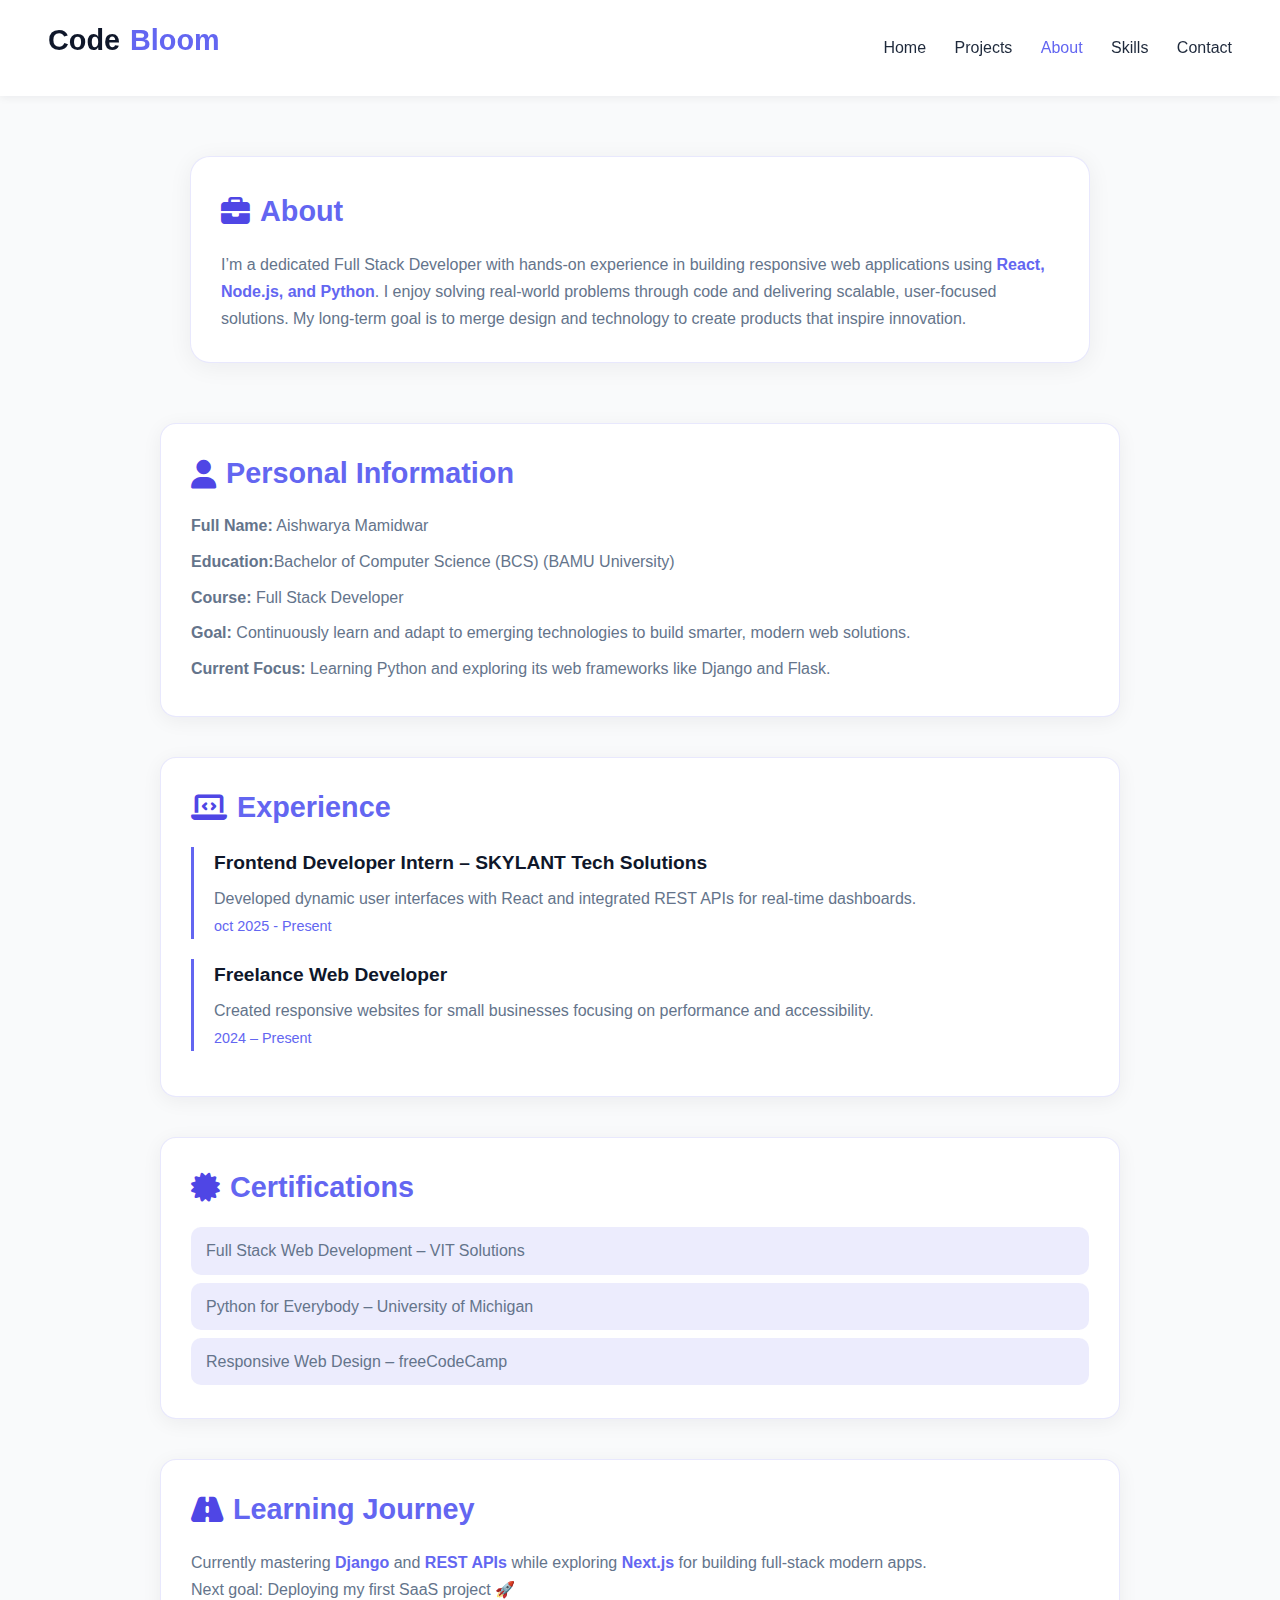
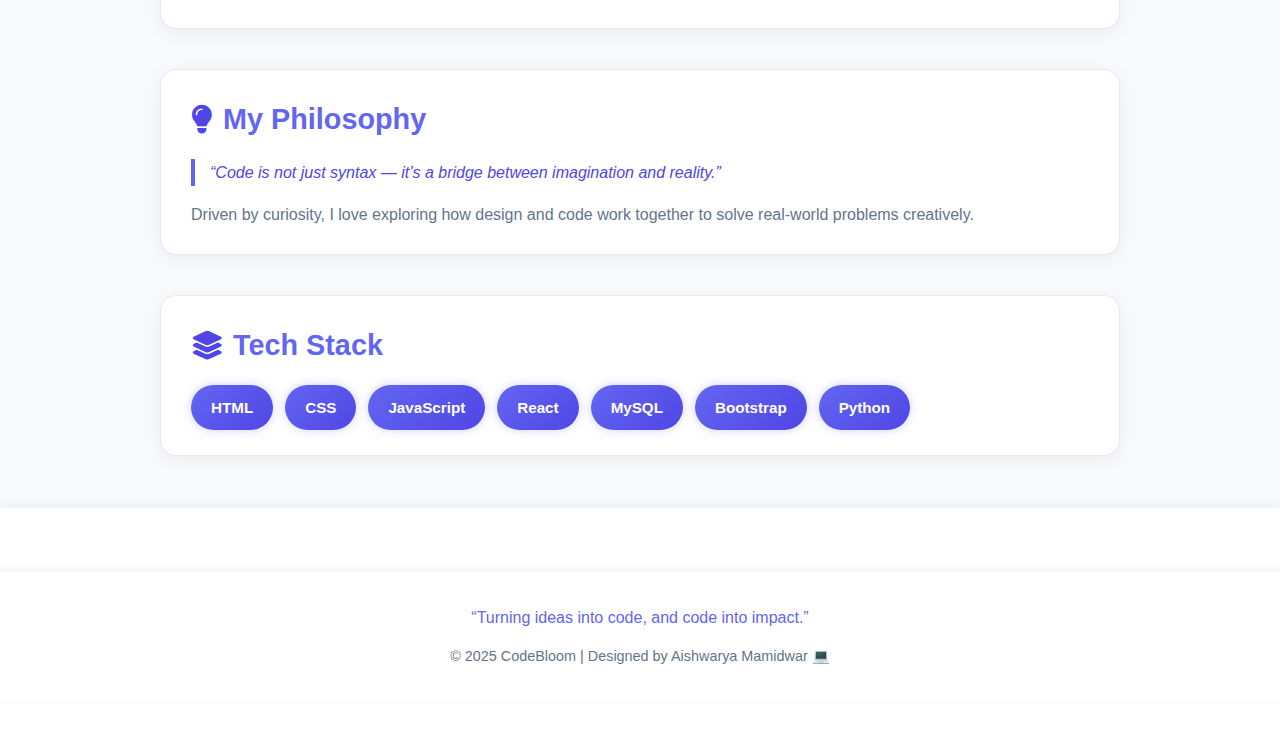
<file: about.html>
<!DOCTYPE html>
<html lang="en">
<head>
  <meta charset="UTF-8" />
  <meta name="viewport" content="width=device-width, initial-scale=1.0" />
  <title>About | CodeBloom</title>
  <link rel="stylesheet" href="style.css" />
  <link rel="stylesheet" href="about.css" />
  <link rel="stylesheet" href="https://cdnjs.cloudflare.com/ajax/libs/font-awesome/6.5.0/css/all.min.css">
</head>

<body>

  <!-- ===== HEADER ===== -->
  <header>
    <h2 class="logo">Code<span>Bloom</span></h2>
    <nav>
      <a href="index.html">Home</a>
      <a href="projects.html">Projects</a>
      <a href="about.html" class="active">About</a>
      <a href="skills.html">Skills</a>
      <a href="contact.html">Contact</a>
    </nav>
  </header>

  <!-- ===== INTRO ===== -->
 <section class="career-summary">
  <h2><i class="fa-solid fa-briefcase"></i> About</h2>
  <p>
    I’m a dedicated Full Stack Developer with hands-on experience in building responsive web applications 
    using <b>React, Node.js, and Python</b>. I enjoy solving real-world problems through code and delivering 
    scalable, user-focused solutions. My long-term goal is to merge design and technology to create 
    products that inspire innovation.
  </p>
</section>


  <!-- ===== ABOUT CONTAINERS ===== -->
  <section class="about-container">
    
    <!-- Personal Info -->
    <div class="info-box">
      <h2><i class="fa-solid fa-user"></i> Personal Information</h2>
      <ul>
        <li><b>Full Name:</b> Aishwarya Mamidwar</li>
        <li><b>Education:</b>Bachelor of Computer Science (BCS) (BAMU University)</li>
        <li><b>Course:</b> Full Stack Developer</li>
        <li><b>Goal:</b> Continuously learn and adapt to emerging technologies to build smarter, modern web solutions.</li>
        <li><b>Current Focus:</b> Learning Python and exploring its web frameworks like Django and Flask.</li>
      </ul>
    </div>

    <section class="experience">
  <h2><i class="fa-solid fa-laptop-code"></i> Experience</h2>
  <div class="exp-item">
    <h3>Frontend Developer Intern – SKYLANT Tech Solutions</h3>
    <p>Developed dynamic user interfaces with React and integrated REST APIs for real-time dashboards.</p>
    <span class="exp-date">oct 2025 - <span class="ongoing">Present</span></span>
  </div>

  <div class="exp-item">
    <h3>Freelance Web Developer</h3>
    <p>Created responsive websites for small businesses focusing on performance and accessibility.</p>
    <span class="exp-date">2024 – Present</span>
  </div>
</section>


<section class="certifications">
  <h2><i class="fa-solid fa-certificate"></i> Certifications</h2>
  <ul>
    <li>Full Stack Web Development – VIT Solutions</li>
    <li>Python for Everybody – University of Michigan</li>
    <li>Responsive Web Design – freeCodeCamp</li>
  </ul>
</section>

<section class="learning-path">
  <h2><i class="fa-solid fa-road"></i> Learning Journey</h2>
  <p>Currently mastering <b>Django</b> and <b>REST APIs</b> while exploring <b>Next.js</b> for building full-stack modern apps.</p>
  <p>Next goal: Deploying my first SaaS project 🚀</p>
</section>

<section class="personal-touch">
  <h2><i class="fa-solid fa-lightbulb"></i> My Philosophy</h2>
  <blockquote>
    “Code is not just syntax — it’s a bridge between imagination and reality.”
  </blockquote>
  <p>Driven by curiosity, I love exploring how design and code work together to solve real-world problems creatively.</p>
</section>

    <!-- Languages -->
    <!-- <div class="info-box">
      <h2><i class="fa-solid fa-language"></i> Languages</h2>
      <p>Marathi, Hindi, English</p>
    </div> -->

    <!-- Hobbies -->
    <!-- <div class="info-box">
      <h2><i class="fa-solid fa-heart"></i> Hobbies & Interests</h2>
      <div class="hobby-grid">
        <div class="hobby-item"><i class="fa-solid fa-code"></i><span>Coding</span></div>
        <div class="hobby-item"><i class="fa-solid fa-book-open-reader"></i><span>Reading</span></div>
        <div class="hobby-item"><i class="fa-solid fa-lightbulb"></i><span>Learning</span></div>
        <div class="hobby-item"><i class="fa-solid fa-camera-retro"></i><span>Capturing</span></div>
      </div>
    </div> -->

    <!-- Tech Stack -->
    <div class="info-box">
      <h2><i class="fa-solid fa-layer-group"></i> Tech Stack</h2>
      <div class="skills-cloud">
        <span class="bubble">HTML</span>
        <span class="bubble">CSS</span>
        <span class="bubble">JavaScript</span>
        <span class="bubble">React</span>
        <span class="bubble">MySQL</span>
        <span class="bubble">Bootstrap</span>
        <span class="bubble">Python</span>
      </div>
    </div>

  </section>

  <!-- ===== FOOTER ===== -->
 <footer>
 <footer>
  <p class="footer-quote">“Turning ideas into code, and code into impact.”</p>
  <p class="footer-copy">© 2025 CodeBloom | Designed by Aishwarya Mamidwar 💻</p>
</footer>


</body>
</html>
</file>
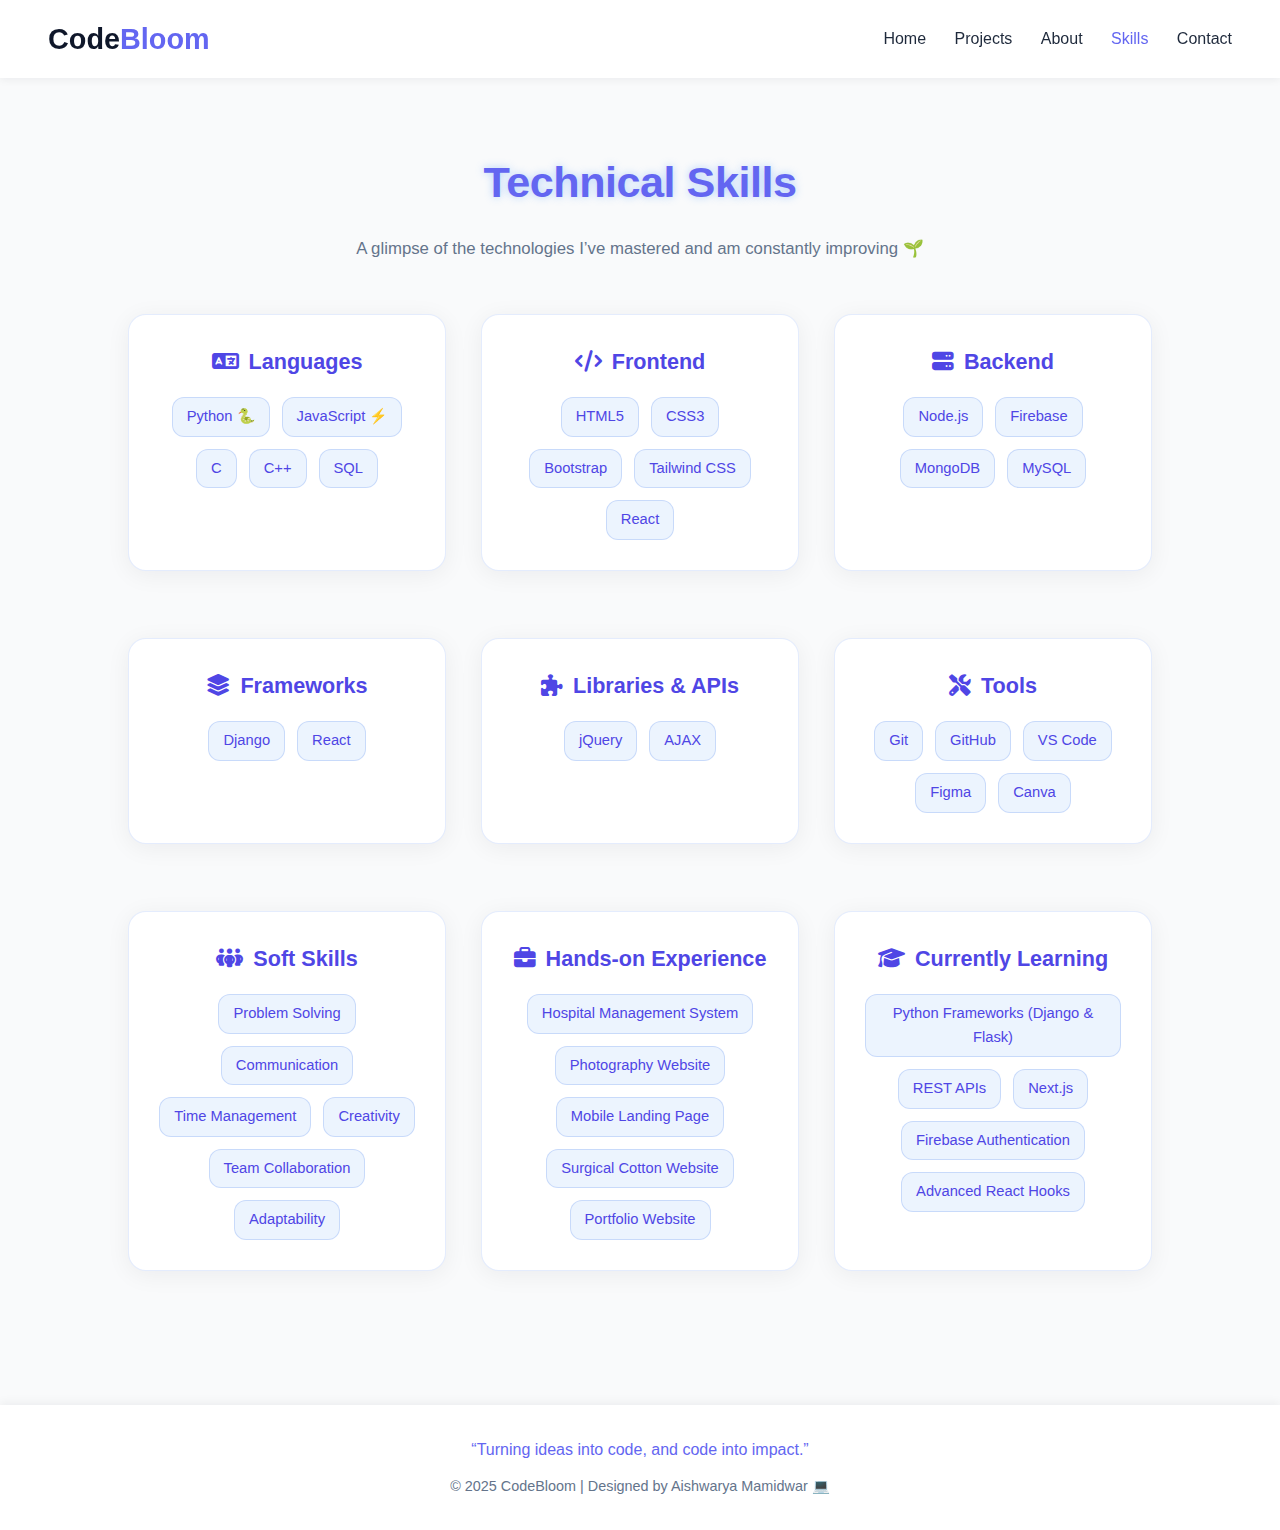
<file: skills.html>
<!DOCTYPE html>
<html lang="en">
<head>
  <meta charset="UTF-8" />
  <meta name="viewport" content="width=device-width, initial-scale=1.0" />
  <title>Skills | CodeBloom</title>
  <link rel="stylesheet" href="style.css" />
    <link rel="stylesheet" href="skills.css" />
  <link
    rel="stylesheet"
    href="https://cdnjs.cloudflare.com/ajax/libs/font-awesome/6.5.0/css/all.min.css"
  />
</head>

<body>
  <header>
    <h2 class="logo">Code<span>Bloom</span></h2>
    <nav>
      <a href="index.html">Home</a>
      <a href="projects.html">Projects</a>
      <a href="about.html">About</a>
      <a href="skills.html" class="active">Skills</a>
      <a href="contact.html">Contact</a>
    </nav>
  </header>

  <section class="skills-section">
    <h1>Technical <span>Skills</span></h1>
    <p class="skills-intro">
      A glimpse of the technologies I’ve mastered and am constantly improving 🌱
    </p>

    <div class="skills-container">
      <!-- Languages -->
      <div class="skills-box">
        <h2><i class="fa-solid fa-language"></i> Languages</h2>
        <div class="skills-grid">
          <span>Python 🐍</span>
          <span>JavaScript ⚡</span>
          <span>C</span>
          <span>C++</span>
          <span>SQL</span>
        </div>
      </div>

      <!-- Frontend -->
      <div class="skills-box">
        <h2><i class="fa-solid fa-code"></i> Frontend</h2>
        <div class="skills-grid">
          <span>HTML5</span>
          <span>CSS3</span>
          <span>Bootstrap</span>
          <span>Tailwind CSS</span>
          <span>React</span>
        </div>
      </div>

      <!-- Backend -->
      <div class="skills-box">
        <h2><i class="fa-solid fa-server"></i> Backend</h2>
        <div class="skills-grid">
          <span>Node.js</span>
          <!-- <span>Express.js</span> -->
          <span>Firebase</span>
          <span>MongoDB</span>
          <span>MySQL</span>
        </div>
      </div>

      <!-- Frameworks -->
      <div class="skills-box">
        <h2><i class="fa-solid fa-layer-group"></i> Frameworks</h2>
        <div class="skills-grid">
          <!-- <span>AngularJS</span> -->
          <span>Django</span>
          <span>React</span>
        </div>
      </div>

      <!-- Libraries -->
      <div class="skills-box">
  <h2><i class="fa-solid fa-puzzle-piece"></i> Libraries & APIs</h2>
  <div class="skills-grid">
    <span>jQuery</span>
    <span>AJAX</span>
    <!-- <span>Redux</span>
    <span>Axios</span>
    <span>Framer Motion</span>
    <span>Chart.js</span> -->
  </div>
</div>


      <!-- Tools -->
      <div class="skills-box">
        <h2><i class="fa-solid fa-screwdriver-wrench"></i> Tools</h2>
        <div class="skills-grid">
          <span>Git</span>
          <span>GitHub</span>
          <span>VS Code</span>
          <!-- <span>Postman</span> -->
          <span>Figma</span>
          <span>Canva</span>
        </div>
      </div>

      <!-- Soft Skills -->
      <div class="skills-box">
        <h2><i class="fa-solid fa-people-group"></i> Soft Skills</h2>
        <div class="skills-grid">
          <span>Problem Solving</span>
          <span>Communication</span>
          <span>Time Management</span>
          <span>Creativity</span>
          <span>Team Collaboration</span>
          <span>Adaptability</span>
        </div>
      </div>

      <!-- Hands-on Experience -->
      <div class="skills-box">
        <h2><i class="fa-solid fa-briefcase"></i> Hands-on Experience</h2>
        <div class="skills-grid">
          <span>Hospital Management System</span>
          <span>Photography Website</span>
          <span>Mobile Landing Page</span>
          <span>Surgical Cotton Website</span>
          <span>Portfolio Website</span>
        </div>
      </div>

      <!-- Currently Learning -->
      <div class="skills-box">
        <h2><i class="fa-solid fa-graduation-cap"></i> Currently Learning</h2>
        <div class="skills-grid">
          <span>Python Frameworks (Django & Flask)</span>
          <span>REST APIs</span>
          <span>Next.js</span>
          <span>Firebase Authentication</span>
          <span>Advanced React Hooks</span>
        </div>
      </div>
    </div>
  </section>

 <footer>
  <p class="footer-quote">“Turning ideas into code, and code into impact.”</p>
  <p class="footer-copy">© 2025 CodeBloom | Designed by Aishwarya Mamidwar 💻</p>
</footer>
</body>
</html>
</file>
<file: style.css>
/* ==========================
   🌤️ CODEBLOOM LIGHT THEME
   ========================== */
/* ======================================
   ⭐ STRIPE / VERCEL PREMIUM PRO THEME
   ====================================== */
:root {
  --primary-bg: #F9FAFB;          /* Clean SaaS background */
  --secondary-bg: #FFFFFF;        /* Pure white cards */
  --accent: #6366F1;              /* Indigo (Stripe / Linear style) */
  --accent-hover: #4F46E5;        /* Darker hover */
  --text-dark: #0F172A;           /* Deep navy text */
  --text-light: #1E293B;          /* Body text */
  --text-muted: #64748B;          /* Muted grey */
  --shadow: rgba(15, 23, 42, 0.06); /* Very soft shadow */
}


/* Global Reset */
* {
  margin: 0;
  padding: 0;
  box-sizing: border-box;
  font-family: "Poppins", sans-serif;
}

body {
  background: var(--primary-bg);
  color: var(--text-dark);
  line-height: 1.6;
}

/* ==========================
   HEADER / NAVBAR
   ========================== */
header {
  background: var(--secondary-bg);
  color: var(--text-dark);
  display: flex;
  justify-content: space-between;
  align-items: center;
  padding: 1rem 3rem;
  box-shadow: 0 2px 8px var(--shadow);
  position: sticky;
  top: 0;
  z-index: 10;
}

.logo {
  font-size: 1.8rem;
  font-weight: bold;
  color: var(--text-dark);
}

.logo span {
  color: var(--accent);
}

nav a {
  color: var(--text-light);
  margin-left: 1.5rem;
  text-decoration: none;
  font-weight: 500;
  transition: color 0.3s ease;
}

nav a:hover,
nav a.active {
  color: var(--accent);
}

/* ==========================
   HERO SECTION
   ========================== */
.hero {
  display: flex;
  align-items: center;
  justify-content: space-between;
  padding: 4rem 8%;
  min-height: 90vh;
}

.hero-image img {
  width: 340px;
  border-radius: 50%;
  border: 3px solid var(--accent);
  box-shadow: 0 0 15px var(--shadow);
  transition: transform 0.4s ease;
}

.hero-image img:hover {
  transform: scale(1.05);
}

.hero-content {
  max-width: 600px;
}

.hero-content h1 {
  font-size: 2.6rem;
  margin-bottom: 0.5rem;
  color: var(--text-dark);
}

.hero-content h1 span {
  color: var(--accent);
}

.hero-content h3 {
  color: var(--accent-hover);
  margin-bottom: 1rem;
  font-size: 1.3rem;
}

.hero-content p {
  color: var(--text-muted);
  margin-bottom: 1.5rem;
  font-size: 1rem;
}

.btn-group {
  display: flex;
  gap: 1rem;
  margin-bottom: 1.5rem;
}

.btn {
  padding: 0.75rem 1.5rem;
  border-radius: 8px;
  font-weight: 600;
  text-decoration: none;
  transition: all 0.3s ease;
}

.btn.primary {
  background: var(--accent);
  color: #fff;
}

.btn.secondary {
  border: 2px solid var(--accent);
  color: var(--accent);
}

.btn.primary:hover {
  background: var(--accent-hover);
}

.btn.secondary:hover {
  background: var(--accent);
  color: #fff;
}

/* Social Icons */
.socials {
  display: flex;
  gap: 15px;
  margin-top: 10px;
}

.socials a {
  width: 42px;
  height: 42px;
  border-radius: 50%;
  background: var(--secondary-bg);
  color: var(--accent);
  display: flex;
  justify-content: center;
  align-items: center;
  font-size: 1.3rem;
  box-shadow: 0 2px 5px var(--shadow);
  transition: all 0.3s ease;
}

.socials a:hover {
  background: var(--accent);
  color: #fff;
  transform: scale(1.1);
}

/* ==========================
   ABOUT SECTION
   ========================== */
.about {
  padding: 4rem 10%;
}

.about h1 {
  color: var(--accent);
  text-align: center;
  font-size: 2.3rem;
  margin-bottom: 2rem;
}

.about-intro {
  text-align: center;
  margin-bottom: 2rem;
  color: var(--text-light);
}

.about-intro .highlight {
  color: var(--accent-hover);
}

.about-grid {
  display: grid;
  grid-template-columns: repeat(auto-fit, minmax(350px, 1fr));
  gap: 2rem;
}

.card {
  background: var(--secondary-bg);
  border-radius: 12px;
  padding: 1.5rem;
  box-shadow: 0 4px 15px var(--shadow);
  transition: transform 0.3s ease;
}

.card:hover {
  transform: translateY(-6px);
}

.card h3 {
  color: var(--accent);
  margin-bottom: 1rem;
}

.hobby-item {
  background: #f1f5f9;
  padding: 10px;
  border-radius: 8px;
  text-align: center;
  color: var(--text-dark);
  transition: all 0.3s ease;
}

.hobby-item:hover {
  background: var(--accent);
  color: #fff;
}

/* ==========================
   SKILLS SECTION
   ========================== */
.skills {
  padding: 4rem 10%;
  text-align: center;
}

.skills h1 {
  color: var(--accent);
  margin-bottom: 2rem;
}

.skills-box {
  background: var(--secondary-bg);
  border-radius: 12px;
  padding: 1.5rem;
  margin-bottom: 2rem;
  box-shadow: 0 4px 15px var(--shadow);
}

.skills-grid span {
  background: #f1f5f9;
  padding: 10px;
  border-radius: 8px;
  color: var(--text-dark);
  transition: 0.3s;
}

.skills-grid span:hover {
  background: var(--accent);
  color: #fff;
}

/* ==========================
   PROJECTS SECTION
   ========================== */
.projects {
  padding: 4rem 10%;
  text-align: center;
}

.projects h1 {
  color: var(--accent);
  margin-bottom: 2rem;
}

.project-card {
  background: var(--secondary-bg);
  border-radius: 10px;
  box-shadow: 0 4px 15px var(--shadow);
  min-width: 300px;
  transition: transform 0.3s ease;
}

.project-card:hover {
  transform: translateY(-6px);
}

.project-card img {
  width: 100%;
  height: 200px;
  object-fit: cover;
  border-bottom: 3px solid var(--accent);
}

.project-card h3 {
  color: var(--accent-hover);
  margin: 1rem;
}

/* ==========================
   CONTACT SECTION
   ========================== */
.contact {
  padding: 4rem 10%;
  text-align: center;
}

.contact h1 {
  color: var(--accent);
  margin-bottom: 1rem;
}

.contact form {
  max-width: 600px;
  margin: 0 auto;
  background: var(--secondary-bg);
  padding: 2rem;
  border-radius: 12px;
  box-shadow: 0 4px 15px var(--shadow);
}

.contact input,
.contact textarea {
  width: 100%;
  margin-bottom: 1rem;
  padding: 12px;
  border-radius: 6px;
  border: 1px solid #d0d7de;
  background: #f9fafb;
  color: var(--text-dark);
}

.contact input:focus,
.contact textarea:focus {
  outline: 2px solid var(--accent);
  background: #fff;
}

.contact button {
  background: var(--accent);
  color: #fff;
  padding: 12px 24px;
  border-radius: 8px;
  border: none;
  font-weight: bold;
  cursor: pointer;
  transition: 0.3s;
}

.contact button:hover {
  background: var(--accent-hover);
}

/* ==========================
   FOOTER
   ========================== */
footer {
  background: var(--secondary-bg);
  color: var(--text-muted);
  text-align: center;
  padding: 2rem 0;
  margin-top: 2rem;
  box-shadow: 0 -2px 10px var(--shadow);
}

.footer-quote {
  color: var(--accent);
  margin-bottom: 0.8rem;
  font-weight: 500;
}

.footer-copy {
  font-size: 0.9rem;
}

/* ==========================
   RESPONSIVE
   ========================== */
@media (max-width: 900px) {
  .hero {
    flex-direction: column;
    text-align: center;
    gap: 2rem;
  }

  .hero-image img {
    width: 240px;
  }
}
</file>
<file: about.css>
/* ========================
   💠 CODEBLOOM HOME (Modern Blue Theme — FIXED & PROFESSIONAL)
======================== */

:root {
  --primary-bg: #F9FAFB;          /* Clean SaaS background */
  --secondary-bg: #FFFFFF;        /* Pure white cards */
  --accent: #6366F1;              /* Indigo (Stripe / Linear style) */
  --accent-hover: #4F46E5;        /* Darker hover */
  --text-dark: #0F172A;           /* Deep navy text */
  --text-light: #1E293B;          /* Body text */
  --text-muted: #64748B;          /* Muted grey */
  --shadow: rgba(15, 23, 42, 0.06); /* Very soft shadow */
}

/* ========================
   GLOBAL STYLING
======================== */
body {
  background: var(--primary-bg);
  color: var(--text-dark);
  font-family: 'Poppins', sans-serif;
  line-height: 1.7;
  margin: 0;
  padding: 0;
}

h2 {
  font-size: 1.8rem;
  margin-bottom: 15px;
  color: var(--accent);
  display: flex;
  align-items: center;
  gap: 10px;
}

h2 i {
  color: var(--accent-hover);
}

p, li {
  color: var(--text-muted);
  font-size: 1rem;
}

/* ========================
   CAREER SUMMARY
======================== */
.career-summary {
  background: var(--secondary-bg);
  border-radius: 20px;
  padding: 30px;
  margin: 60px auto 40px;
  max-width: 900px;
  box-shadow: 0 4px 25px var(--shadow);
  border: 1px solid rgba(99, 102, 241, 0.15);
  transition: transform 0.3s ease;
}

.career-summary:hover {
  transform: translateY(-5px);
}

.career-summary p b {
  color: var(--accent);
}

/* ========================
   ABOUT CONTAINER
======================== */
.about-container {
  display: flex;
  flex-direction: column;
  gap: 40px;
  max-width: 1000px;
  margin: 0 auto;
  padding: 20px;
}

/* ========================
   INFO BOX
======================== */
.info-box {
  background: var(--secondary-bg);
  border: 1px solid rgba(99, 102, 241, 0.15);
  border-radius: 16px;
  padding: 25px 30px;
  box-shadow: 0 4px 20px var(--shadow);
  transition: 0.3s ease;
}

.info-box:hover {
  transform: scale(1.02);
  border-color: var(--accent);
}

.info-box ul {
  list-style: none;
  padding: 0;
}

.info-box li {
  margin: 10px 0;
  line-height: 1.6;
}

/* ========================
   EXPERIENCE SECTION
======================== */
.experience {
  background: var(--secondary-bg);
  border-radius: 16px;
  padding: 25px 30px;
  border: 1px solid rgba(99, 102, 241, 0.15);
  box-shadow: 0 4px 20px var(--shadow);
}

.exp-item {
  margin-bottom: 20px;
  position: relative;
  padding-left: 20px;
  border-left: 3px solid var(--accent);
}

.exp-item h3 {
  color: var(--text-dark);
  font-size: 1.2rem;
  margin-bottom: 5px;
}

.exp-item p {
  color: var(--text-muted);
}

.exp-date {
  font-size: 0.9rem;
  color: var(--accent);
}

/* ========================
   CERTIFICATIONS
======================== */
.certifications {
  background: var(--secondary-bg);
  border-radius: 16px;
  padding: 25px 30px;
  border: 1px solid rgba(99, 102, 241, 0.15);
  box-shadow: 0 4px 20px var(--shadow);
}

.certifications ul {
  list-style: none;
  padding-left: 0;
}

.certifications li {
  background: rgba(99, 102, 241, 0.12);
  margin: 8px 0;
  padding: 10px 15px;
  border-radius: 10px;
  transition: background 0.3s ease;
}

.certifications li:hover {
  background: rgba(99, 102, 241, 0.25);
}

/* ========================
   LEARNING JOURNEY
======================== */
.learning-path {
  background: var(--secondary-bg);
  border-radius: 16px;
  padding: 25px 30px;
  border: 1px solid rgba(99, 102, 241, 0.15);
  box-shadow: 0 4px 20px var(--shadow);
}

.learning-path b {
  color: var(--accent);
}

/* ========================
   PERSONAL TOUCH
======================== */
.personal-touch {
  background: var(--secondary-bg);
  border-radius: 16px;
  padding: 25px 30px;
  border: 1px solid rgba(99, 102, 241, 0.15);
  box-shadow: 0 4px 20px var(--shadow);
}

blockquote {
  border-left: 4px solid var(--accent);
  padding-left: 15px;
  font-style: italic;
  color: var(--accent-hover);
  margin: 15px 0;
}

/* ========================
   TECH STACK
======================== */
.skills-cloud {
  display: flex;
  flex-wrap: wrap;
  gap: 12px;
  margin-top: 15px;
}

.bubble {
  background: linear-gradient(135deg, var(--accent), var(--accent-hover));
  color: #fff;
  font-weight: 600;
  padding: 10px 20px;
  border-radius: 30px;
  font-size: 0.95rem;
  box-shadow: 0 0 10px rgba(99, 102, 241, 0.3);
  transition: transform 0.3s, box-shadow 0.3s;
}

.bubble:hover {
  transform: translateY(-5px);
  box-shadow: 0 0 20px rgba(99, 102, 241, 0.5);
}

/* ========================
   RESPONSIVE DESIGN
======================== */
@media (max-width: 768px) {
  .about-container {
    padding: 15px;
  }
  h2 {
    font-size: 1.5rem;
  }
  .info-box, .experience, .certifications, .learning-path, .personal-touch {
    padding: 20px;
  }
}
</file>
<file: skills.css>
:root {
  --primary-bg: #F9FAFB;          /* Clean SaaS background */
  --secondary-bg: #FFFFFF;        /* Pure white cards */
  --accent: #6366F1;              /* Indigo (Stripe / Linear style) */
  --accent-hover: #4F46E5;        /* Darker hover */
  --text-dark: #0F172A;           /* Deep navy text */
  --text-light: #1E293B;          /* Body text */
  --text-muted: #64748B;          /* Muted grey */
  --shadow: rgba(15, 23, 42, 0.06); /* Very soft shadow */
}


/* ==========================
   SKILLS SECTION
========================== */
.skills-section {
  padding: 70px 10%;
  background: var(--primary-bg);
  text-align: center;
  font-family: 'Poppins', sans-serif;
}

.skills-section h1 {
  font-size: 2.7rem;
  color: var(--accent);
  margin-bottom: 18px;
  font-weight: 700;
  letter-spacing: -0.5px;
  text-shadow: 0 0 8px rgba(96, 165, 250, 0.45);
}

.skills-section h1 span {
  color: var(--accent-light);
}

.skills-intro {
  max-width: 750px;
  margin: 0 auto 50px;
  font-size: 1.05rem;
  color: var(--text-muted);
  line-height: 1.7;
}

/* ==========================
   GRID LAYOUT
========================== */
.skills-container {
  display: grid;
  grid-template-columns: repeat(auto-fit, minmax(290px, 1fr));
  gap: 35px;
  margin-top: 20px;
}

/* ==========================
   SKILL CARD
========================== */
.skills-box {
  background: var(--secondary-bg);
  border-radius: 18px;
  padding: 30px;
  border: 1px solid rgba(37, 99, 235, 0.12);
  box-shadow: 0 4px 25px var(--shadow);
  transition: all 0.3s ease;
  position: relative;
}

.skills-box:hover {
  transform: translateY(-8px);
  box-shadow: 0 10px 30px rgba(96, 165, 250, 0.28);
  border-color: var(--accent);
}

/* ==========================
   CARD TITLE
========================== */
.skills-box h2 {
  font-size: 1.35rem;
  font-weight: 600;
  color: var(--accent-hover);
  margin-bottom: 18px;
  display: flex;
  justify-content: center;
  align-items: center;
  gap: 10px;
}

/* ==========================
   SKILLS TAG GRID
========================== */
.skills-grid {
  display: flex;
  flex-wrap: wrap;
  gap: 12px;
  justify-content: center;
}

/* ==========================
   SKILL TAG
========================== */
.skills-grid span {
  background: rgba(96, 165, 250, 0.12);
  border: 1px solid rgba(37, 99, 235, 0.18);
  padding: 7px 14px;
  border-radius: 12px;
  color: var(--accent-hover);
  font-size: 0.92rem;
  font-weight: 500;
  transition: all 0.3s ease;
}

.skills-grid span:hover {
  background: var(--accent);
  color: #fff;
  transform: translateY(-4px) scale(1.06);
  box-shadow: 0 0 15px rgba(96, 165, 250, 0.4);
}

/* ==========================
   RESPONSIVE
========================== */
@media (max-width: 768px) {
  .skills-section {
    padding: 50px 6%;
  }

  .skills-section h1 {
    font-size: 2.1rem;
  }

  .skills-box {
    padding: 22px;
  }

  .skills-grid span {
    font-size: 0.85rem;
    padding: 6px 10px;
  }
}
</file>
